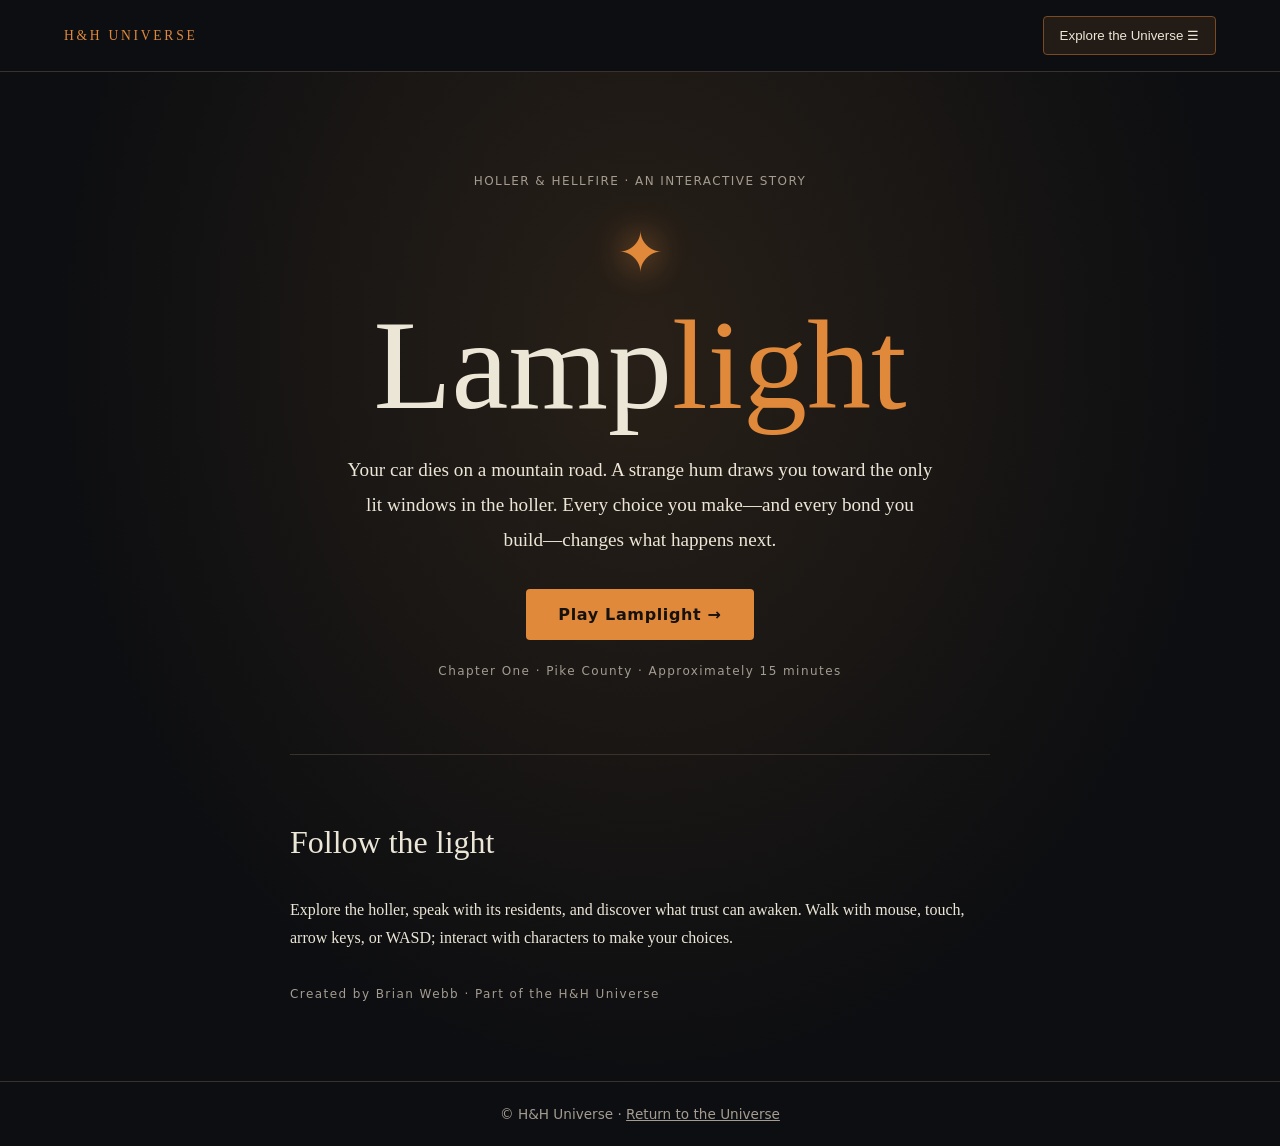
<file: index.html>
<!doctype html>
<html lang="en"><head><meta charset="utf-8"><meta name="viewport" content="width=device-width,initial-scale=1"><meta name="description" content="Lamplight, an interactive storytelling experience set in the Holler & Hellfire Universe, created by Brian Webb."><title>Lamplight | H&H Universe</title><link rel="stylesheet" href="assets/css/site.css"></head>
<body><header class="top"><a class="brand" href="https://www.hollerandhellfire.net">H&amp;H UNIVERSE</a><button class="navtoggle" id="familyToggle" aria-expanded="false" aria-controls="familyNav">Explore the Universe ☰</button></header><nav id="familyNav" class="family" hidden aria-label="H&H Universe family navigation"></nav><main><section class="hero"><p class="eyebrow">Holler &amp; Hellfire · An interactive story</p><div class="lamp" aria-hidden="true">✦</div><h1>Lamp<span>light</span></h1><p class="lead">Your car dies on a mountain road. A strange hum draws you toward the only lit windows in the holler. Every choice you make—and every bond you build—changes what happens next.</p><a class="play" href="game.html">Play Lamplight <span aria-hidden="true">→</span></a><p class="note">Chapter One · Pike County · Approximately 15 minutes</p></section><section class="details"><h2>Follow the light</h2><p>Explore the holler, speak with its residents, and discover what trust can awaken. Walk with mouse, touch, arrow keys, or WASD; interact with characters to make your choices.</p><p class="credit">Created by Brian Webb · Part of the H&amp;H Universe</p></section></main><footer>© H&amp;H Universe · <a href="https://www.hollerandhellfire.net">Return to the Universe</a></footer><script src="assets/js/family-nav.js" defer></script></body></html>
</file>
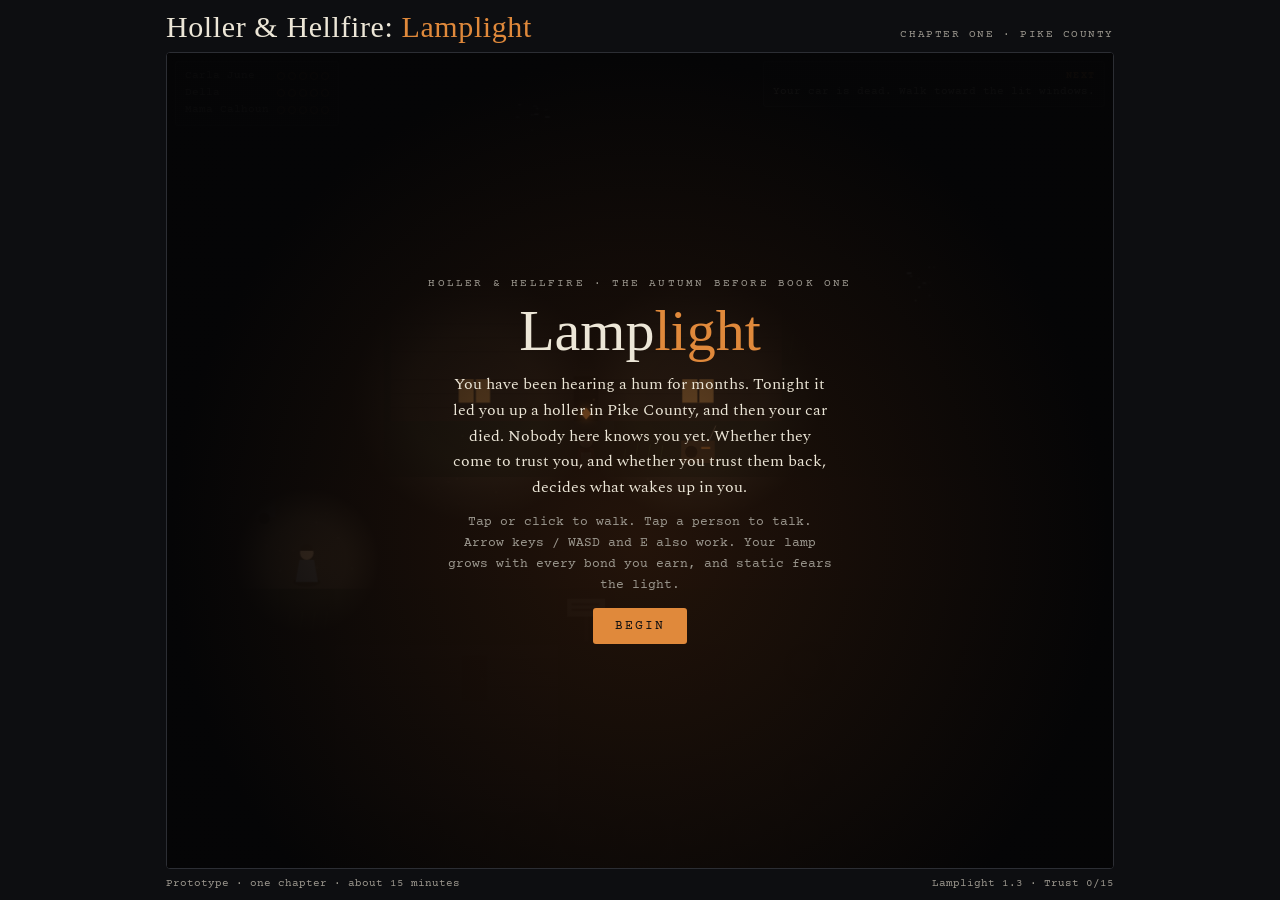
<file: game.html>
<!doctype html><html><head><meta charset=utf8><meta name=viewport content="width=device-width,initial-scale=1,viewport-fit=cover"><style>:root{color-scheme:light;box-sizing:border-box;padding-top:env(safe-area-inset-top,0px);padding-bottom:env(safe-area-inset-bottom,0px)}html{scroll-padding-top:env(safe-area-inset-top,0px)}body{margin:0;padding:0;font:14px -apple-system,BlinkMacSystemFont,sans-serif;background:#fff;color:#000}img{max-width:100%}[hidden]:not([hidden=until-found i]){display:none!important}</style></head><body>
<title>H&amp;H: Lamplight</title>
<meta name="claude:viewport-fit-sides" content="cover">
<link rel="preconnect" href="https://fonts.googleapis.com">
<link rel="stylesheet" href="https://fonts.googleapis.com/css2?family=IM+Fell+English+SC&family=Spectral:ital,wght@0,400;0,600;1,400&family=Courier+Prime:wght@400;700&display=swap">
<style>
/* Layout: one-screen game. Full-bleed night canvas, HUD floats top, story panel rises from the bottom like a lamp-lit page. */
:root{
  --ink:#0d0e11; --panel:#15161a; --line:#2c2e34; --bone:#ece6d7; --ash:#9b978e;
  --ember:#e0893b; --ember-dim:#7a4a22; --static:#b8c1cd;
  --display:'IM Fell English SC', Georgia, 'Times New Roman', serif;
  --body:'Spectral', Georgia, 'Times New Roman', serif;
  --mono:'Courier Prime', 'Courier New', monospace;
  color-scheme:dark;
}
html,body{height:100%}
body{background:var(--ink);color:var(--bone);font-family:var(--body);overflow:hidden}
.app{height:100%;box-sizing:border-box;display:flex;flex-direction:column;gap:8px;max-width:980px;margin:0 auto;
  padding-left:max(16px,env(safe-area-inset-left,0px));padding-right:max(16px,env(safe-area-inset-right,0px));padding-block:10px}
.top{display:flex;align-items:baseline;justify-content:space-between;gap:12px;flex-wrap:wrap}
.top h1{font-family:var(--display);font-weight:400;font-size:clamp(20px,4.6vw,30px);margin:0;letter-spacing:.02em;text-wrap:balance}
.top h1 span{color:var(--ember)}
.top .ch{font-family:var(--mono);font-size:11px;letter-spacing:.14em;text-transform:uppercase;color:var(--ash)}
.stage{position:relative;flex:1;min-height:300px;border:1px solid var(--line);border-radius:4px;overflow:hidden;background:#050506}
canvas{display:block;width:100%;height:100%;touch-action:none;cursor:pointer}
.hud{position:absolute;top:8px;left:8px;right:8px;display:flex;justify-content:space-between;align-items:flex-start;gap:8px;pointer-events:none;font-family:var(--mono);font-size:11px;line-height:1.35}
.card{background:rgba(13,14,17,.82);border:1px solid var(--line);border-radius:3px;padding:7px 9px;min-width:0}
.bonds{display:grid;grid-template-columns:auto auto;column-gap:8px;row-gap:2px;align-items:center}
.bonds .nm{color:var(--ash);white-space:nowrap}
.pips{display:flex;gap:3px}
.pip{width:8px;height:8px;border-radius:50%;border:1px solid var(--ember-dim);box-sizing:border-box}
.pip.on{background:var(--ember);border-color:var(--ember);box-shadow:0 0 6px var(--ember)}
.goal{max-width:46%;text-align:right;color:var(--bone)}
.goal b{display:block;color:var(--ember);font-weight:700;letter-spacing:.12em;text-transform:uppercase;font-size:10px;margin-bottom:2px}
.toast{position:absolute;left:50%;top:76px;transform:translateX(-50%);max-width:min(88%,420px);text-align:center;font-family:var(--body);font-style:italic;font-size:14px;color:var(--bone);background:rgba(13,14,17,.88);border:1px solid var(--line);border-radius:3px;padding:6px 12px;pointer-events:none;transition:opacity .4s}
.toast.static{color:var(--static);border-color:#3a4049}
.dialog{position:absolute;left:8px;right:8px;bottom:8px;max-height:72%;overflow:auto;background:rgba(15,16,19,.96);border:1px solid var(--line);border-top:2px solid var(--ember-dim);border-radius:4px;padding:14px 16px 12px}
.dialog .who{font-family:var(--display);font-size:19px;color:var(--ember);margin:0 0 6px}
.dialog .txt{font-size:16px;line-height:1.55;margin:0 0 12px;max-width:62ch}
.dialog .txt em{color:var(--ash)}
.choices{display:flex;flex-direction:column;gap:6px}
.choices button{font:inherit;font-size:15px;text-align:left;color:var(--bone);background:#1c1d22;border:1px solid var(--line);border-radius:3px;padding:9px 12px;cursor:pointer;line-height:1.4}
.choices button:hover,.choices button:focus-visible{border-color:var(--ember);outline:none;background:#221e1a}
.choices button .k{font-family:var(--mono);color:var(--ember);margin-right:8px;font-size:12px}
.over{position:absolute;inset:0;display:flex;align-items:center;justify-content:center;background:radial-gradient(ellipse at 50% 60%,rgba(60,32,12,.55),rgba(5,5,6,.97) 70%);padding:20px;box-sizing:border-box;overflow:auto}
.over .in{max-width:520px;text-align:center;display:flex;flex-direction:column;gap:12px;align-items:center}
.over .eyebrow{font-family:var(--mono);font-size:11px;letter-spacing:.2em;text-transform:uppercase;color:var(--ash)}
.over h2{font-family:var(--display);font-weight:400;font-size:clamp(34px,9vw,58px);margin:0;line-height:1;text-wrap:balance}
.over h2 span{color:var(--ember)}
.over p{margin:0;font-size:16px;line-height:1.6;color:var(--bone);max-width:48ch}
.over p.small{font-size:13px;color:var(--ash);font-family:var(--mono)}
.btn{font-family:var(--mono);font-size:13px;letter-spacing:.14em;text-transform:uppercase;color:var(--ink);background:var(--ember);border:0;border-radius:3px;padding:11px 22px;cursor:pointer}
.btn:focus-visible{outline:2px solid var(--bone);outline-offset:3px}
.summary{display:grid;grid-template-columns:auto auto;gap:4px 14px;font-family:var(--mono);font-size:12px;text-align:left}
.foot{font-family:var(--mono);font-size:11px;color:var(--ash);display:flex;justify-content:space-between;gap:10px;flex-wrap:wrap}
@media (prefers-reduced-motion:reduce){.toast{transition:none}}
</style>

<div class="app">
  <div class="top">
    <h1>Holler &amp; Hellfire: <span>Lamplight</span></h1>
    <div class="ch">Chapter One · Pike County</div>
  </div>
  <div class="stage" id="stage">
    <canvas id="cv" aria-label="Game map of the holler at night"></canvas>
    <div class="hud">
      <div class="card"><div class="bonds" id="bonds"></div></div>
      <div class="card goal"><b>Next</b><span id="goal"></span></div>
    </div>
    <div class="toast" id="toast" style="opacity:0"></div>
    <div class="dialog" id="dialog" hidden>
      <p class="who" id="who"></p>
      <p class="txt" id="txt"></p>
      <div class="choices" id="choices"></div>
    </div>
    <div class="over" id="title">
      <div class="in">
        <div class="eyebrow">Holler &amp; Hellfire · The autumn before Book One</div>
        <h2>Lamp<span>light</span></h2>
        <p>You have been hearing a hum for months. Tonight it led you up a holler in Pike County, and then your car died. Nobody here knows you yet. Whether they come to trust you, and whether you trust them back, decides what wakes up in you.</p>
        <p class="small">Tap or click to walk. Tap a person to talk. Arrow keys / WASD and E also work. Your lamp grows with every bond you earn, and static fears the light.</p>
        <button class="btn" id="startBtn">Begin</button>
      </div>
    </div>
    <div class="over" id="ending" hidden>
      <div class="in">
        <div class="eyebrow" id="endEyebrow"></div>
        <h2 id="endTitle"></h2>
        <p id="endBody"></p>
        <div class="summary" id="endSummary"></div>
        <button class="btn" id="againBtn">Walk it again</button>
      </div>
    </div>
  </div>
  <div class="foot"><span>Prototype · one chapter · about 15 minutes</span><span id="lightLbl"></span></div>
</div>

<script>
(()=>{
/*MAP-START*/
const W=32,H=22;
function hash(x,y,s){let h=(x*374761393+y*668265263+s*982451653)|0;h=Math.imul(h^(h>>>13),1274126177);h=h^(h>>>16);return ((h>>>0)%10000)/10000;}
const grid=[];for(let y=0;y<H;y++){const r=[];for(let x=0;x<W;x++)r.push(hash(x,y,7)<0.2?',':'.');grid.push(r);}
const set=(x,y,c)=>{if(x>=0&&y>=0&&x<W&&y<H)grid[y][x]=c;};
const rect=(x,y,w,h,c)=>{for(let j=0;j<h;j++)for(let i=0;i<w;i++)set(x+i,y+j,c);};
const clearZ=new Set();const keep=(x,y,w,h)=>{for(let j=-1;j<=h;j++)for(let i=-1;i<=w;i++)clearZ.add((x+i)+','+(y+j));};
keep(1,15,30,2);keep(4,10,7,5);keep(2,3,2,12);keep(1,1,3,3);keep(10,1,5,6);keep(4,6,9,1);
keep(18,1,8,6);keep(26,2,1,10);keep(22,6,1,9);keep(23,7,3,1);keep(17,17,13,4);keep(2,17,6,4);
keep(17,10,1,1);keep(24,12,1,1);keep(13,8,1,1);keep(17,9,1,6);keep(13,7,1,1);
for(let y=0;y<H;y++)for(let x=0;x<W;x++){const k=x+','+y;if(clearZ.has(k))continue;const d=x>=28?0.55:0.2;if(hash(x,y,3)<d)set(x,y,'T');}
for(let x=0;x<W;x++){set(x,0,'T');set(x,H-1,'T');}for(let y=0;y<H;y++){set(0,y,'T');set(W-1,y,'T');}
rect(1,15,30,2,'=');
for(let y=0;y<H;y++)set(16,y,'~');set(16,15,'b');set(16,16,'b');
rect(4,10,7,4,'H');set(5,13,'W');set(9,13,'W');set(7,13,'D');
rect(3,3,1,12,':');set(2,3,':');
rect(1,1,3,2,'S');set(2,2,'s');
rect(10,1,5,2,'R');set(12,2,'M');rect(4,6,9,1,':');rect(12,3,1,3,':');
rect(19,2,6,4,'H');set(21,5,'W');set(22,5,'D');rect(27,2,1,10,'f');rect(22,6,1,9,':');rect(23,7,3,1,':');
rect(23,18,7,3,'H');set(25,18,'W');set(27,18,'D');rect(18,18,4,3,'g');
rect(3,18,4,3,'C');set(5,18,'D');
const BLOCK=new Set(['T','~','H','W','D','f','R','M','S','s','C']);
const ENTS=[
 {id:'carla',x:7,y:14,npc:true,name:'Carla June Maynard'},
 {id:'della',x:26,y:7,npc:true,name:'Della Combs'},
 {id:'mama',x:20,y:17,npc:true,name:'Mama Calhoun'},
 {id:'radio',x:9,y:14},{id:'car',x:1,y:15},{id:'sign',x:7,y:17},
 {id:'mine',x:12,y:2,tile:true},{id:'spring',x:2,y:2,tile:true},
 {id:'yarrow',x:17,y:10,herb:true,label:'Yarrow',col:'#ebe6d8'},
 {id:'mullein',x:24,y:12,herb:true,label:'Mullein',col:'#8a9a72'},
 {id:'rabbit',x:13,y:8,herb:true,label:'Rabbit tobacco',col:'#c3c6b8'}
];
const START={x:2,y:16};
/*MAP-END*/

const cv=document.getElementById('cv'),ctx=cv.getContext('2d');
const stageEl=document.getElementById('stage');
const dark=document.createElement('canvas'),dctx=dark.getContext('2d');
let dpr=1,vw=300,vh=300,ts=40;
function resize(){const r=stageEl.getBoundingClientRect();dpr=Math.min(window.devicePixelRatio||1,2);vw=r.width;vh=r.height;
  cv.width=Math.round(vw*dpr);cv.height=Math.round(vh*dpr);dark.width=cv.width;dark.height=cv.height;
  ts=Math.max(30,Math.min(56,Math.round(vw/11)));}
new ResizeObserver(resize).observe(stageEl);resize();

// ---------- state ----------
const NAMES={carla:'Carla June',della:'Della',mama:'Mama Calhoun'};
let S;
function fresh(){return{stage:0,bonds:{carla:0,della:0,mama:0},lamp:false,herbs:{},flags:{},px:START.x,py:START.y,started:false,ended:false};}
S=fresh();
const P={x:S.px,y:S.py,ax:S.px,ay:S.py,fx:S.px,fy:S.py,t:1,path:[],pending:null,face:1};
let dim=0,dimT=0,radioT=0,hitCD=0,dialogOpen=false,time=0;
let wisps=[];
const WISP_HOMES=[[6,8],[13,11],[20,10],[25,14],[29,6],[9,4],[5,7],[11,5],[2,9],[8,2],[13,4]];
function spawnWisps(){const n=S.stage>=5?11:S.stage>=2?5:2;wisps=[];for(let i=0;i<n;i++){const h=WISP_HOMES[i];wisps.push({x:h[0]+.5,y:h[1]+.5,hx:h[0]+.5,hy:h[1]+.5,ph:Math.random()*6,lunge:0,lcd:2+Math.random()*3,dx:0,dy:0});}}
spawnWisps();

const totalBond=()=>S.bonds.carla+S.bonds.della+S.bonds.mama;
function lightR(){let L=S.lamp?2.4:1.3;L+=totalBond()*0.32;if(radioT>0)L+=1;L-=dim;return Math.max(.9,L);}
const FIXED=[{x:5.5,y:13.6,r:2.2},{x:9.5,y:13.6,r:2.2},{x:21.5,y:5.6,r:1.7},{x:25.5,y:18.4,r:2.1}];

const entAt=(x,y)=>ENTS.find(e=>e.x===x&&e.y===y&&!e.herb);
const walk=(x,y)=>x>=0&&y>=0&&x<W&&y<H&&!BLOCK.has(grid[y][x])&&!entAt(x,y);
function bfs(sx,sy,tx,ty){if(sx===tx&&sy===ty)return[];const prev=new Map();const q=[[sx,sy]];prev.set(sx+','+sy,null);
  while(q.length){const[x,y]=q.shift();for(const[dx,dy]of[[1,0],[-1,0],[0,1],[0,-1]]){const nx=x+dx,ny=y+dy,k=nx+','+ny;if(prev.has(k)||!walk(nx,ny))continue;prev.set(k,[x,y]);
    if(nx===tx&&ny===ty){const out=[];let c=[nx,ny];while(c&&!(c[0]===sx&&c[1]===sy)){out.unshift(c);c=prev.get(c[0]+','+c[1]);}return out;}q.push([nx,ny]);}}return null;}
const adjacent=(e)=>Math.abs(e.x-P.x)+Math.abs(e.y-P.y)===1;

// ---------- HUD ----------
const bondsEl=document.getElementById('bonds'),goalEl=document.getElementById('goal'),lightLbl=document.getElementById('lightLbl');
function hud(){bondsEl.innerHTML='';for(const k of['carla','della','mama']){const n=document.createElement('span');n.className='nm';n.textContent=NAMES[k];const p=document.createElement('span');p.className='pips';
  for(let i=0;i<5;i++){const d=document.createElement('i');d.className='pip'+(i<S.bonds[k]?' on':'');p.appendChild(d);}bondsEl.append(n,p);}
  const h=Object.keys(S.herbs).length;
  const g=[ 'Your car is dead. Walk toward the lit windows.', '', 'Carry the lamp east over the creek bridge. Find Della Combs at her east fence.',
    h<3?`Find three plants in your lamplight: yarrow, mullein, rabbit tobacco (${h}/3).`:'Bring the plants back to Della.',
    'Find Mama Calhoun in her garden, south side of the road.','Walk the north hollow, behind Carla June’s, to the springhouse door.',''][S.stage]||'';
  goalEl.textContent=g;lightLbl.textContent='Lamplight '+lightR().toFixed(1)+' · Trust '+totalBond()+'/15';}
let toastT=0;const toastEl=document.getElementById('toast');
function toast(msg,cls){toastEl.textContent=msg;toastEl.className='toast'+(cls?' '+cls:'');toastEl.style.opacity=1;toastT=3.2;}

// ---------- story ----------
const D={
 intro:{who:'The Hairpin',text:'Your headlights die on the last hairpin above the holler, all at once, right as the hum in your head swells loud enough to drown out the engine. Below you, one set of windows is still lit.',ch:[{t:'Walk toward the light.'}]},
 car:{who:'Your Car',text:'Dead on the shoulder. Every light on the dash went out at once when the hum got loud. You won’t get it started tonight.',ch:[{t:'Leave it.'}]},
 sign:{who:'Church Sign',text:'A little white church with a hand-painted sign out front: COME AS YOU ARE. SUPPER WEDNESDAY.',ch:[{t:'Walk on.'}]},
 mine:{who:'The Old Mine',text:'Cold air breathes out of the mine mouth. Somewhere deep under the mountain, something enormous turns over in its sleep, slow as a season changing. You get the feeling it has been dreaming for a very long time, and that it is starting to wake.',ch:[{t:'Step back from the dark.'}]},
 radio:{who:'The Radio',text:'Static, then a DJ out of Pikeville: “That was a local girl, folks. Raelee Calhoun, out of this very county. Calls herself Dixie Deadshot. You’ll be hearing more from her.” A guitar cuts in, and for a few bars the hum in your head goes quiet. Your lamp burns brighter while the song plays in your head.',ch:[{t:'Listen a while.'}]},
 c1:{who:'Carla June Maynard',text:'A woman in a flour-dusted apron holds the screen door open with one hip. “You’re the one whose headlights died on the hairpin. I watched them go out from the window. Come up on the porch before you catch your death.”',
   ch:[{t:'“Thank you. I don’t know a soul up here.”',b:{carla:1},go:'c2'},{t:'“I’m fine. Is there a phone?”',go:'c2b'},{t:'“How did you know it was me?”',b:{carla:1},go:'c2c'}]},
 c2b:{who:'Carla June Maynard',text:'“Phone line’s been down since the storm.” She tips her head toward the kitchen. “Coffee isn’t. Sit a minute.”',ch:[{t:'Sit down.',go:'c2'}]},
 c2c:{who:'Carla June Maynard',text:'“Same way I know the coffee’s done.” She pours you a cup without asking. “Twenty-six years behind this counter, you learn to hear a thing before it gets here.”',ch:[{t:'Take the cup.',go:'c2'}]},
 c2:{who:'Carla June Maynard',text:'“One rule in this house. Everybody who comes in gets treated like somebody who deserves to be warm.” She leans on the counter. “So. What brought you up this holler at midnight? Nobody ends up here by accident.”',
   ch:[{t:'“I’ve been hearing a hum for months. It got louder the closer I drove.”',b:{carla:2},go:'c3t'},{t:'“Just passing through.”',go:'c3l'},{t:'“I’d rather not say yet.”',b:{carla:1},go:'c3r'}]},
 c3t:{who:'Carla June Maynard',text:'She sets the pot down slow. “Then you didn’t come by accident.” She lifts a brass lamp off its hook and puts it in your hands. “Walk the road east, over the creek bridge. Find Della Combs at her east fence. Tell her about the hum. She’ll know what it is.”',act:'lamp',ch:[{t:'“I will. Thank you.”'}]},
 c3r:{who:'Carla June Maynard',text:'“That’s your right.” She doesn’t push. She just takes a brass lamp off its hook and folds your fingers around the handle. “When you’re ready to say, say it to Della Combs. She’s east, over the creek bridge.”',act:'lamp',ch:[{t:'Hold the lamp up.'}]},
 c3l:{who:'Carla June Maynard',text:'“Mm-hm.” She doesn’t believe you, and she doesn’t make you feel bad about it. “Passing through or not, the road’s dark tonight, and some of the dark out there isn’t empty.” She hands you a brass lamp. “Della Combs is east, over the bridge. She’ll want to look at you.”',act:'lamp',ch:[{t:'Take the lamp.'}]},
 c_r:{who:'Carla June Maynard',text:()=>S.stage>=5?'“North hollow’s mean at night. Walk it anyway. The path starts right beside my porch.”':S.stage>=4?'“You’ve got Mama Calhoun’s look on you now. Go on. She’s waiting.”':'“Keep that lamp up high and stay on the road where you can. Della’s east, over the creek bridge.”',ch:[{t:'Nod.'}]},
 d_pre:{who:'Della Combs',text:'A woman at the far fence watches you over a lantern of her own. “Carla June’s the front door around here. Go see her first.”',ch:[{t:'Head back west.'}]},
 d1:{who:'Della Combs',text:'Della doesn’t look up from the fence post she’s checking. “That’s Carla June’s lamp. So she sent you.”',
   ch:[{t:'“She did. She said you’d know what the hum is.”',b:{della:1},go:'d2'},{t:'“What’s the fence for? There’s nothing out there.”',go:'d2f'},{t:'“She said you’d want to look at me. So, look.”',b:{della:1},go:'d2'}]},
 d2f:{who:'Della Combs',text:'“Nothing you can see.” She tests the top rail with her whole weight. “I’ve held this east line by myself fifteen years. I’d like it to stay boring.”',ch:[{t:'“Then I’ll ask you about the hum instead.”',go:'d2'}]},
 d2:{who:'Della Combs',text:'“Hum’s not in your ears. It’s in your blood. Some folks are born tuned to it, and most of them never find out.” She points into the dark. “I need three plants tonight. Yarrow by the creek. Mullein in the old field. Rabbit tobacco up by the tree line, west of the water. You’ll only see them in your lamplight.”',
   ch:[{t:'“I’ll find them.”',b:{della:1},act:'gather'},{t:'“Why can’t you get them yourself?”',go:'d3w'}]},
 d3w:{who:'Della Combs',text:'“Because I’m not the one being tested.” For the first time she looks right at you. “If those plants show themselves to you, that tells me more than anything you could say. And watch for anything flickering in the dark like a bad radio station. That’s static. It feeds on doubt. Stay in your light.”',act:'gather',ch:[{t:'“Fair enough.”'}]},
 d_g:{who:'Della Combs',text:'“Yarrow by the creek. Mullein in the old field south of here. Rabbit tobacco up by the tree line, west of the water. Hold your lamp up and look.”',ch:[{t:'Keep looking.'}]},
 d4:{who:'Della Combs',text:'She turns each plant in her fingers and smells it. “Picked clean, roots left in the ground. Somebody raised you right, or you just listened.”',
   ch:[{t:'“I asked before I picked them. It felt silly.”',b:{della:2},go:'d5'},{t:'“They sort of lit up for me.”',b:{della:1},go:'d5'},{t:'“Is that what you wanted?”',go:'d5'}]},
 d5:{who:'Della Combs',text:'“They lit up because you believed they’d be there. That’s the whole of it, mostly.” She tucks the plants in her coat. “Cross back over the road to the south side. Mama Calhoun’s in her garden. Don’t let the hour fool you. She’s been waiting on you.”',act:'toMama',ch:[{t:'Go find her.'}]},
 d_r:{who:'Della Combs',text:'“Mama Calhoun first. Then the hollow. I’ll be right here holding my fence.”',ch:[{t:'Nod.'}]},
 m_pre:{who:'Mama Calhoun',text:'An old woman kneels in the garden, pulling late beans by feel. She doesn’t look up. “You’ll be back by here directly, honey. Go on and meet folks first.”',ch:[{t:'Walk on.'}]},
 m1:{who:'Mama Calhoun',text:'The old woman sits back on her heels and looks you over in the lamplight. “You look tired. Come in.”',
   ch:[{t:'“I am tired. I’ve been tired a long time.”',b:{mama:2},go:'m2'},{t:'“I’m all right, ma’am.”',go:'m2'},{t:'“Della said you were waiting on me. How?”',b:{mama:1},go:'m2q'}]},
 m2q:{who:'Mama Calhoun',text:'“Child, I’ve been holding a door in this holler a long, long time.” She brushes dirt off her palms. “You learn who’s coming by the way the door leans.”',ch:[{t:'Sit with her.',go:'m2'}]},
 m2:{who:'Mama Calhoun',text:'“There’s a springhouse up the north hollow. The path starts beside Carla June’s porch. At night the dark is thick up there, and it’ll try to talk you out of yourself. Walk up anyway. Put your hand on the door. If it knows you, it’ll open.”',
   ch:[{t:'“I trust you.”',b:{mama:2},go:'m3t'},{t:'“Will you come with me?”',b:{mama:1},go:'m3c'},{t:'“What if it doesn’t know me?”',go:'m3'}]},
 m3:{who:'Mama Calhoun',text:'“Then you come back down and eat supper, and we try again another night. Nobody gets thrown away here for not being ready.”',act:'toSpring',ch:[{t:'Start for the hollow.'}]},
 m3t:{who:'Mama Calhoun',text:'She looks at you a long time. “That’s a heavy thing to hand somebody you just met. I’ll carry it careful.” She pats your hand. “Go on, now.”',act:'toSpring',ch:[{t:'Start for the hollow.'}]},
 m3c:{who:'Mama Calhoun',text:'“My knees won’t do that hill anymore. But I’ll be holding my end the whole way. You won’t be walking it alone, even when it feels like it.”',act:'toSpring',ch:[{t:'Start for the hollow.'}]},
 m_r:{who:'Mama Calhoun',text:'“I’ve got my end. Go on up the north hollow, behind Carla June’s.”',ch:[{t:'Go.'}]},
 sp_pre:{who:'The Springhouse',text:'An old stone springhouse. The door is shut tight, and the dark up here feels like it is listening. Not yet.',ch:[{t:'Go back down.'}]},
 f1:{who:'The Springhouse',text:'The door is cold and wet with dew. Behind you, the static hisses all at once, a hundred bad stations telling you that you don’t belong here and never will.',
   ch:[{t:'Put your hand on the door and say your own name.',act:'end'},{t:'Call down the holler: “Mama Calhoun, are you there?”',go:'f_call',once:'call'},{t:'Turn around and run.',go:'f_run'}]},
 f_call:{who:'The Springhouse',text:'From far down the holler, so faint it might be the creek, you hear her: “I’m here, honey. I’ve got my end.”',b:{mama:1},ch:[{t:'Turn back to the door.',go:'f1'}]},
 f_run:{who:'The Springhouse',text:'You make it three steps. Then you think of the lamp in your hand, and Carla June’s coffee, and Della’s clean roots, and an old woman holding her end of something you can’t see.',ch:[{t:'Turn back to the door.',go:'f1'}]}
};
const dlg=document.getElementById('dialog'),whoEl=document.getElementById('who'),txtEl=document.getElementById('txt'),chEl=document.getElementById('choices');
function addBonds(b){if(!b)return;for(const k in b){const before=S.bonds[k];S.bonds[k]=Math.min(5,S.bonds[k]+b[k]);if(S.bonds[k]>before)toast(NAMES[k]+' trusts you a little more. Your lamp grows.');}hud();}
function act(a){if(a==='lamp'){S.lamp=true;S.stage=2;spawnWisps();}
  else if(a==='gather'){S.stage=3;}
  else if(a==='toMama'){S.stage=4;}
  else if(a==='toSpring'){S.stage=5;spawnWisps();}
  else if(a==='end'){closeDialog();ending();return;}hud();}
function openDialog(id){const n=D[id];dialogOpen=true;dlg.hidden=false;whoEl.textContent=n.who;txtEl.textContent=typeof n.text==='function'?n.text():n.text;
  if(n.b)addBonds(n.b);if(n.act&&n.act!=='end')act(n.act);
  chEl.innerHTML='';n.ch.filter(c=>!(c.once&&S.flags[c.once])).forEach((c,i)=>{const b=document.createElement('button');b.id='ch'+i;b.innerHTML='<span class="k">'+(i+1)+'</span>';b.appendChild(document.createTextNode(c.t));
    b.onclick=()=>choose(c);chEl.appendChild(b);});
  dlg.scrollTop=0;const f=chEl.querySelector('button');if(f)f.focus({preventScroll:true});}
function choose(c){if(c.once)S.flags[c.once]=true;addBonds(c.b);if(c.act==='end'){act('end');return;}if(c.act)act(c.act);if(c.go)openDialog(c.go);else closeDialog();}
function closeDialog(){dialogOpen=false;dlg.hidden=true;cv.focus&&cv.focus();}

function interact(e){P.face=e.x<P.x?-1:e.x>P.x?1:P.face;
  switch(e.id){
  case'carla':openDialog(S.stage===0?'c1':'c_r');break;
  case'della':openDialog(S.stage<2?'d_pre':S.stage===2?'d1':S.stage===3?(Object.keys(S.herbs).length>=3?'d4':'d_g'):'d_r');break;
  case'mama':openDialog(S.stage<4?'m_pre':S.stage===4?'m1':'m_r');break;
  case'spring':openDialog(S.stage<5?'sp_pre':'f1');break;
  case'radio':playRadio();radioT=40;openDialog('radio');break;
  default:openDialog(e.id);}}

// ---------- ending ----------
const GIFTS={
 carla:['The Warm Room','Wherever you stand, people feel safe enough to tell the truth. Like Carla June’s, your gift is a choice you will have to make again every morning.'],
 della:['The Reading','The ground talks to you now: roots, water, the sick places in the soil. Della will teach you to write down what it says.'],
 mama:['The Holding','You can hold a door. Not force it, not break it. Hold it, for as long as it takes, for the people on the other side.']};
function ending(){S.ended=true;const t=totalBond();const end=document.getElementById('ending');end.hidden=false;
  const eb=document.getElementById('endEyebrow'),ti=document.getElementById('endTitle'),bo=document.getElementById('endBody'),su=document.getElementById('endSummary');
  if(t>=7){let best='mama';for(const k of['della','carla'])if(S.bonds[k]>S.bonds[best])best=k;const g=GIFTS[best];
    eb.textContent='The door opens · Your gift wakes';ti.innerHTML=g[0].replace(/(\S+)$/,'<span>$1</span>');
    bo.textContent='You say your name, and the door swings in on its own. The hum in your blood stops being noise and turns into a voice you understand. You didn’t earn this by being strong. You earned it by letting three strangers matter to you, and by believing they meant what they said. '+g[1];}
  else{eb.textContent='The door stays shut';ti.innerHTML='Not <span>Tonight</span>';
    bo.textContent='The wood stays cold under your hand. Nothing is wrong with you. Trust takes the time it takes, and you kept most of yourself back tonight. Go on down the holler. Carla June has coffee on, and nobody here is giving up on you.';}
  su.innerHTML='';for(const k of['carla','della','mama']){const a=document.createElement('span');a.textContent=NAMES[k];const b=document.createElement('span');b.textContent='●'.repeat(S.bonds[k])+'○'.repeat(5-S.bonds[k]);b.style.color='var(--ember)';su.append(a,b);}
  const a=document.createElement('span');a.textContent='Total trust';const b=document.createElement('span');b.textContent=t+' / 15';su.append(a,b);
  document.getElementById('againBtn').focus();}
document.getElementById('againBtn').onclick=()=>{S=fresh();S.started=true;Object.assign(P,{x:S.px,y:S.py,ax:S.px,ay:S.py,fx:S.px,fy:S.py,t:1,path:[],pending:null});
  dim=0;radioT=0;spawnWisps();document.getElementById('ending').hidden=true;hud();openDialog('intro');};

// ---------- audio (radio) ----------
let AC=null;
function playRadio(){try{AC=AC||new (window.AudioContext||window.webkitAudioContext)();}catch(e){return;}
  const t0=AC.currentTime+.05,master=AC.createGain();master.gain.value=.22;master.connect(AC.destination);
  const nb=AC.createBuffer(1,AC.sampleRate*0.8,AC.sampleRate),nd=nb.getChannelData(0);for(let i=0;i<nd.length;i++)nd[i]=(Math.random()*2-1)*(1-i/nd.length);
  const ns=AC.createBufferSource();ns.buffer=nb;const ng=AC.createGain();ng.gain.value=.35;const nf=AC.createBiquadFilter();nf.type='bandpass';nf.frequency.value=2200;ns.connect(nf).connect(ng).connect(master);ns.start(t0);
  const scale=[220,261.63,293.66,329.63,392,440,523.25];const tune=[0,2,3,4,3,2,0,1,2,4,5,4,3,2,3,0,0,2,4,6,5,4,3,2,0];
  const lp=AC.createBiquadFilter();lp.type='lowpass';lp.frequency.value=2600;lp.connect(master);
  tune.forEach((n,i)=>{const t=t0+.8+i*.34;const o=AC.createOscillator(),g=AC.createGain();o.type='triangle';o.frequency.value=scale[n];g.gain.setValueAtTime(0,t);g.gain.linearRampToValueAtTime(.5,t+.01);g.gain.exponentialRampToValueAtTime(.001,t+.6);o.connect(g).connect(lp);o.start(t);o.stop(t+.65);
    if(i%4===0){const b=AC.createOscillator(),bg=AC.createGain();b.type='sine';b.frequency.value=110;bg.gain.setValueAtTime(.35,t);bg.gain.exponentialRampToValueAtTime(.001,t+1.2);b.connect(bg).connect(lp);b.start(t);b.stop(t+1.3);}});}

// ---------- input ----------
function goTo(tx,ty){if(dialogOpen||S.ended||!S.started)return;const e=entAt(tx,ty);
  if(e){if(adjacent(e)&&P.t>=1&&!P.path.length){interact(e);return;}let best=null;
    for(const[dx,dy]of[[0,1],[1,0],[-1,0],[0,-1]]){const nx=e.x+dx,ny=e.y+dy;if(!walk(nx,ny))continue;const p=bfs(P.x,P.y,nx,ny);if(p&&(!best||p.length<best.length))best=p;}
    if(best){P.path=best;P.pending=e;if(!best.length)interact(e);}return;}
  if(!walk(tx,ty))return;const p=bfs(P.x,P.y,tx,ty);if(p){P.path=p;P.pending=null;}}
cv.addEventListener('pointerdown',ev=>{const r=cv.getBoundingClientRect();const cam=camera();const wx=(ev.clientX-r.left+cam.x)/ts,wy=(ev.clientY-r.top+cam.y)/ts;goTo(Math.floor(wx),Math.floor(wy));});
window.addEventListener('keydown',ev=>{if(!S.started||S.ended)return;
  if(dialogOpen){const n=parseInt(ev.key,10);if(n>=1&&n<=9){const b=chEl.querySelectorAll('button')[n-1];if(b){b.click();ev.preventDefault();}}return;}
  const dirs={ArrowUp:[0,-1],w:[0,-1],W:[0,-1],ArrowDown:[0,1],s:[0,1],S:[0,1],ArrowLeft:[-1,0],a:[-1,0],A:[-1,0],ArrowRight:[1,0],d:[1,0],D:[1,0]};
  if(dirs[ev.key]){ev.preventDefault();if(P.t<1||P.path.length)return;const[dx,dy]=dirs[ev.key];if(dx)P.face=dx;const e=entAt(P.x+dx,P.y+dy);if(e){interact(e);return;}if(walk(P.x+dx,P.y+dy))P.path=[[P.x+dx,P.y+dy]];return;}
  if(ev.key==='e'||ev.key==='E'||ev.key===' '||ev.key==='Enter'){ev.preventDefault();const e=ENTS.find(e=>!e.herb&&adjacent(e));if(e)interact(e);}});

// ---------- update ----------
const DOUBT=['Static hisses: “Nobody up here knows you.”','Static hisses: “You’re making all of this up.”','Static hisses: “Turn around. Go home.”','Static hisses: “They’re only being polite.”'];
function update(dt){time+=dt;if(toastT>0){toastT-=dt;if(toastT<=0)toastEl.style.opacity=0;}
  if(radioT>0)radioT-=dt;if(dimT>0){dimT-=dt;if(dimT<=0)dim=0;}if(hitCD>0)hitCD-=dt;
  if(!S.started||S.ended)return;
  if(!dialogOpen){
    if(P.t<1){P.t=Math.min(1,P.t+dt/0.15);P.ax=P.fx+(P.x-P.fx)*P.t;P.ay=P.fy+(P.y-P.fy)*P.t;
      if(P.t>=1)arrive();}
    else if(P.path.length){const[nx,ny]=P.path.shift();if(!walk(nx,ny)){P.path=[];return;}P.fx=P.x;P.fy=P.y;if(nx!==P.x)P.face=nx>P.x?1:-1;P.x=nx;P.y=ny;P.t=0;}
  }
  const L=lightR(),px=P.ax+.5,py=P.ay+.5,sp=S.stage>=5?1.5:1.1;
  for(const w of wisps){w.ph+=dt;if(dialogOpen)continue;let dx=px-w.x,dy=py-w.y,d=Math.hypot(dx,dy)||.001;
    if(w.lunge>0){w.lunge-=dt;w.x+=w.dx*4.2*dt;w.y+=w.dy*4.2*dt;}
    else{w.lcd-=dt;let mx=0,my=0;
      if(d<L*0.62){mx=-dx/d*1.8;my=-dy/d*1.8;}
      else if(d<7.5){mx=dx/d*sp;my=dy/d*sp;}
      else{mx=(w.hx+Math.cos(w.ph*.5)*1.5-w.x)*.6;my=(w.hy+Math.sin(w.ph*.4)*1.5-w.y)*.6;}
      for(const f of FIXED){const fx=w.x-f.x,fy=w.y-f.y,fd=Math.hypot(fx,fy);if(fd<f.r+.4){mx+=fx/fd*2.2;my+=fy/fd*2.2;}}
      w.x+=mx*dt;w.y+=my*dt;
      if(d<L*0.62+0.9&&w.lcd<=0&&hitCD<=0){w.lunge=0.6;w.dx=dx/d;w.dy=dy/d;w.lcd=2.5+Math.random()*3;}}
    w.x=Math.max(.5,Math.min(W-.5,w.x));w.y=Math.max(.5,Math.min(H-.5,w.y));
    if(d<0.55&&hitCD<=0){hitCD=2.2;w.lunge=0;dim=1.2;dimT=3.5;toast(DOUBT[Math.floor(Math.random()*DOUBT.length)],'static');
      P.path=[];P.pending=null;const kx=Math.round(-w.dx||0),ky=Math.round(-w.dy||0);const cands=[[P.x+kx,P.y+ky],[P.x+(kx||1),P.y],[P.x,P.y+(ky||1)],[P.x-(kx||1),P.y],[P.x,P.y-(ky||1)]];
      if(P.t>=1)for(const c of cands){if((c[0]!==P.x||c[1]!==P.y)&&walk(c[0],c[1])){P.fx=P.x;P.fy=P.y;P.x=c[0];P.y=c[1];P.t=0;break;}}
      w.x-=dx/d*1.5;w.y-=dy/d*1.5;hud();}}
}
function arrive(){S.px=P.x;S.py=P.y;
  const h=ENTS.find(e=>e.herb&&e.x===P.x&&e.y===P.y);
  if(h&&S.stage===3&&!S.herbs[h.id]){S.herbs[h.id]=true;toast(h.label+'. You ask first, then pick it, roots left in the ground. ('+Object.keys(S.herbs).length+'/3)');hud();}
  if(!P.path.length&&P.pending){const e=P.pending;P.pending=null;if(adjacent(e))interact(e);}}

// ---------- draw ----------
function camera(){const mw=W*ts,mh=H*ts;let x=(P.ax+.5)*ts-vw/2,y=(P.ay+.5)*ts-vh/2;
  x=mw<=vw?(mw-vw)/2:Math.max(0,Math.min(mw-vw,x));y=mh<=vh?(mh-vh)/2:Math.max(0,Math.min(mh-vh,y));return{x,y};}
function grass(x,y,sx,sy){ctx.fillStyle=hash(x,y,11)<.5?'#18201a':'#1a231c';ctx.fillRect(sx,sy,ts+1,ts+1);}
function tile(c,x,y,sx,sy){const s=ts;
  switch(c){
  case'.':grass(x,y,sx,sy);if(hash(x,y,5)<.3){ctx.fillStyle='#223024';ctx.fillRect(sx+s*hash(x,y,6),sy+s*hash(x,y,8),2,3);}break;
  case',':ctx.fillStyle='#141b15';ctx.fillRect(sx,sy,s+1,s+1);ctx.strokeStyle='#25331f';ctx.lineWidth=1.2;ctx.beginPath();for(let i=0;i<4;i++){const bx=sx+s*(.15+.22*i),by=sy+s*(.75+.1*hash(x+i,y,9));ctx.moveTo(bx,by);ctx.lineTo(bx+s*.06,by-s*.35);}ctx.stroke();break;
  case'=':ctx.fillStyle='#332f29';ctx.fillRect(sx,sy,s+1,s+1);ctx.fillStyle='#423c34';for(let i=0;i<5;i++)ctx.fillRect(sx+s*hash(x,y,20+i),sy+s*hash(x,y,30+i),2,2);break;
  case':':grass(x,y,sx,sy);ctx.fillStyle='#2b261f';ctx.fillRect(sx+s*.12,sy,s*.76,s+1);break;
  case'~':ctx.fillStyle='#132029';ctx.fillRect(sx,sy,s+1,s+1);ctx.strokeStyle='rgba(150,175,190,.18)';ctx.lineWidth=1;ctx.beginPath();const o=((time*14+y*9)%s);ctx.moveTo(sx+s*.25,sy+o);ctx.lineTo(sx+s*.45,sy+o+s*.15);ctx.moveTo(sx+s*.6,sy+(o+s*.5)%s);ctx.lineTo(sx+s*.75,sy+(o+s*.5)%s+s*.12);ctx.stroke();break;
  case'b':ctx.fillStyle='#132029';ctx.fillRect(sx,sy,s+1,s+1);ctx.fillStyle='#3c2f21';ctx.fillRect(sx-1,sy,s+2,s+1);ctx.fillStyle='#281f16';for(let i=1;i<4;i++)ctx.fillRect(sx+s*i/4,sy,1.5,s);break;
  case'T':grass(x,y,sx,sy);ctx.fillStyle='#22180f';ctx.fillRect(sx+s*.44,sy+s*.6,s*.12,s*.35);ctx.fillStyle='#0e160f';ctx.beginPath();ctx.arc(sx+s*.5,sy+s*.42,s*.46,0,7);ctx.fill();ctx.fillStyle='#142116';ctx.beginPath();ctx.arc(sx+s*.42,sy+s*.36,s*.26,0,7);ctx.fill();break;
  case'H':case'W':case'D':case'C':{const base=c==='C'||(grid[y]&&grid[y][x-1]==='C')||(grid[y]&&grid[y][x+1]==='C')?'#3a3733':'#29231e';ctx.fillStyle=base;ctx.fillRect(sx,sy,s+1,s+1);ctx.fillStyle='rgba(0,0,0,.25)';for(let i=1;i<4;i++)ctx.fillRect(sx,sy+s*i/4,s+1,1);
    if(c==='W'){ctx.fillStyle='#e7a457';ctx.fillRect(sx+s*.22,sy+s*.25,s*.56,s*.42);ctx.fillStyle='#29231e';ctx.fillRect(sx+s*.49,sy+s*.25,2,s*.42);}
    if(c==='D'){ctx.fillStyle='#120e0a';ctx.fillRect(sx+s*.28,sy+s*.2,s*.44,s*.8);ctx.fillStyle='#8a6a3f';ctx.fillRect(sx+s*.62,sy+s*.6,2,2);}break;}
  case'f':grass(x,y,sx,sy);ctx.fillStyle='#4a3f33';ctx.fillRect(sx+s*.44,sy,s*.12,s);ctx.fillRect(sx+s*.3,sy+s*.3,s*.4,s*.08);break;
  case'g':ctx.fillStyle='#231b13';ctx.fillRect(sx,sy,s+1,s+1);ctx.fillStyle='#2f3e22';for(let i=0;i<3;i++)for(let j=0;j<2;j++)ctx.fillRect(sx+s*(.18+.3*i),sy+s*(.3+.4*j),3,4);break;
  case'R':case'M':ctx.fillStyle='#1e1f22';ctx.fillRect(sx,sy,s+1,s+1);ctx.fillStyle='#34353a';ctx.beginPath();ctx.arc(sx+s*.35,sy+s*.6,s*.32,0,7);ctx.arc(sx+s*.7,sy+s*.45,s*.28,0,7);ctx.fill();
    if(c==='M'){ctx.fillStyle='#000';ctx.beginPath();ctx.moveTo(sx+s*.15,sy+s);ctx.lineTo(sx+s*.15,sy+s*.45);ctx.quadraticCurveTo(sx+s*.5,sy+s*.05,sx+s*.85,sy+s*.45);ctx.lineTo(sx+s*.85,sy+s);ctx.fill();ctx.fillStyle='#4a3a26';ctx.fillRect(sx+s*.1,sy+s*.4,s*.08,s*.6);ctx.fillRect(sx+s*.82,sy+s*.4,s*.08,s*.6);}break;
  case'S':case's':ctx.fillStyle='#3a3b3f';ctx.fillRect(sx,sy,s+1,s+1);ctx.strokeStyle='#2a2b2e';ctx.lineWidth=1;ctx.strokeRect(sx+.5,sy+.5,s/2,s/2);ctx.strokeRect(sx+s/2+.5,sy+s/2+.5,s/2-1,s/2-1);
    if(c==='s'){ctx.fillStyle='#1d1a16';ctx.fillRect(sx+s*.2,sy+s*.15,s*.6,s*.85);ctx.fillStyle='#2c261f';for(let i=1;i<3;i++)ctx.fillRect(sx+s*(.2+.2*i),sy+s*.15,1.5,s*.85);}break;
  default:grass(x,y,sx,sy);}}
function person(cx,cy,o){const s=ts;ctx.fillStyle='rgba(0,0,0,.35)';ctx.beginPath();ctx.ellipse(cx,cy+s*.38,s*.24,s*.08,0,0,7);ctx.fill();
  ctx.fillStyle=o.body;ctx.beginPath();ctx.moveTo(cx-s*.2,cy+s*.38);ctx.lineTo(cx-s*.13,cy-s*.02);ctx.lineTo(cx+s*.13,cy-s*.02);ctx.lineTo(cx+s*.2,cy+s*.38);ctx.fill();
  if(o.apron){ctx.fillStyle=o.apron;ctx.fillRect(cx-s*.09,cy+s*.06,s*.18,s*.26);}
  if(o.shawl){ctx.fillStyle=o.shawl;ctx.beginPath();ctx.moveTo(cx-s*.2,cy+s*.1);ctx.lineTo(cx,cy-s*.04);ctx.lineTo(cx+s*.2,cy+s*.1);ctx.lineTo(cx,cy+s*.2);ctx.fill();}
  ctx.fillStyle=o.skin||'#c9a88a';ctx.beginPath();ctx.arc(cx,cy-s*.14,s*.12,0,7);ctx.fill();
  ctx.fillStyle=o.hair;ctx.beginPath();ctx.arc(cx,cy-s*.18,s*.12,Math.PI,0);ctx.fill();
  if(o.hat){ctx.fillStyle=o.hat;ctx.fillRect(cx-s*.2,cy-s*.22,s*.4,s*.04);ctx.fillRect(cx-s*.1,cy-s*.32,s*.2,s*.1);}}
const LOOK={carla:{body:'#6e3528',apron:'#d9d0bd',hair:'#3a2a1e'},della:{body:'#44523a',hair:'#5a3f28',hat:'#2a2219'},mama:{body:'#3d3445',shawl:'#6b587a',hair:'#dcd8cf',skin:'#c7a68c'}};
function obj(e,sx,sy){const s=ts;
  if(e.id==='radio'){ctx.fillStyle='#4a3826';ctx.fillRect(sx+s*.2,sy+s*.35,s*.6,s*.4);ctx.fillStyle='#1a140e';ctx.beginPath();ctx.arc(sx+s*.38,sy+s*.55,s*.11,0,7);ctx.fill();ctx.fillStyle='#e0893b';ctx.fillRect(sx+s*.56,sy+s*.46,s*.16,s*.04);ctx.strokeStyle='#8a7a66';ctx.beginPath();ctx.moveTo(sx+s*.7,sy+s*.35);ctx.lineTo(sx+s*.82,sy+s*.08);ctx.stroke();}
  if(e.id==='car'){ctx.fillStyle='#363c44';ctx.fillRect(sx+s*.06,sy+s*.3,s*.88,s*.42);ctx.fillStyle='#262b31';ctx.fillRect(sx+s*.2,sy+s*.14,s*.56,s*.2);ctx.fillStyle='#111';ctx.beginPath();ctx.arc(sx+s*.26,sy+s*.74,s*.1,0,7);ctx.arc(sx+s*.74,sy+s*.74,s*.1,0,7);ctx.fill();}
  if(e.id==='sign'){ctx.fillStyle='#4a3f33';ctx.fillRect(sx+s*.46,sy+s*.45,s*.08,s*.5);ctx.fillStyle='#d8d2c3';ctx.fillRect(sx+s*.16,sy+s*.18,s*.68,s*.32);ctx.fillStyle='#3a3530';ctx.fillRect(sx+s*.24,sy+s*.26,s*.5,2);ctx.fillRect(sx+s*.24,sy+s*.36,s*.4,2);}}
function herb(e,sx,sy){const s=ts,cx=sx+s/2,cy=sy+s*.62;ctx.strokeStyle='#4b5e38';ctx.lineWidth=1.5;ctx.beginPath();ctx.moveTo(cx,cy+s*.25);ctx.lineTo(cx,cy-s*.1);ctx.stroke();
  ctx.fillStyle=e.col;if(e.id==='yarrow'){for(let i=0;i<5;i++){ctx.beginPath();ctx.arc(cx-s*.12+i*s*.06,cy-s*.14-Math.sin(i)*s*.03,s*.045,0,7);ctx.fill();}}
  else if(e.id==='mullein'){ctx.beginPath();ctx.ellipse(cx-s*.12,cy+s*.1,s*.14,s*.07,-.5,0,7);ctx.ellipse(cx+s*.12,cy+s*.1,s*.14,s*.07,.5,0,7);ctx.fill();ctx.fillStyle='#d8c35a';ctx.fillRect(cx-2,cy-s*.25,4,s*.18);}
  else{ctx.beginPath();for(let i=0;i<4;i++)ctx.ellipse(cx+(i%2?1:-1)*s*.08,cy-s*.05+i*s*.06,s*.09,s*.03,(i%2?.6:-.6),0,7);ctx.fill();}}
function draw(){ctx.setTransform(dpr,0,0,dpr,0,0);ctx.fillStyle='#050506';ctx.fillRect(0,0,vw,vh);
  const cam=camera();const x0=Math.max(0,Math.floor(cam.x/ts)),y0=Math.max(0,Math.floor(cam.y/ts)),x1=Math.min(W-1,Math.ceil((cam.x+vw)/ts)),y1=Math.min(H-1,Math.ceil((cam.y+vh)/ts));
  for(let y=y0;y<=y1;y++)for(let x=x0;x<=x1;x++)tile(grid[y][x],x,y,Math.floor(x*ts-cam.x),Math.floor(y*ts-cam.y));
  const L=lightR(),px=P.ax+.5,py=P.ay+.5;
  for(const e of ENTS){const sx=e.x*ts-cam.x,sy=e.y*ts-cam.y;if(sx<-ts||sy<-ts||sx>vw||sy>vh)continue;
    if(e.herb){if(S.stage===3&&!S.herbs[e.id]&&Math.hypot(e.x+.5-px,e.y+.5-py)<L)herb(e,sx,sy);}
    else if(e.npc)person(sx+ts/2,sy+ts/2,LOOK[e.id]);else if(!e.tile)obj(e,sx,sy);}
  const psx=P.ax*ts-cam.x+ts/2,psy=P.ay*ts-cam.y+ts/2;const bob=P.t<1?Math.sin(P.t*Math.PI)*2:0;
  person(psx,psy-bob,{body:'#4d5866',hair:'#2d2620'});
  if(S.lamp){const lx=psx+P.face*ts*.22,ly=psy+ts*.05-bob;ctx.fillStyle='#6b5232';ctx.fillRect(lx-ts*.05,ly-ts*.06,ts*.1,ts*.14);ctx.fillStyle='#ffc070';ctx.beginPath();ctx.arc(lx,ly+ts*.01,ts*.04,0,7);ctx.fill();}
  // darkness
  dctx.setTransform(dpr,0,0,dpr,0,0);dctx.globalCompositeOperation='source-over';dctx.clearRect(0,0,vw,vh);dctx.fillStyle='rgba(3,3,6,0.94)';dctx.fillRect(0,0,vw,vh);
  dctx.globalCompositeOperation='destination-out';
  const hole=(x,y,r,a)=>{const g=dctx.createRadialGradient(x,y,0,x,y,r);g.addColorStop(0,'rgba(0,0,0,'+a+')');g.addColorStop(.55,'rgba(0,0,0,'+a*.85+')');g.addColorStop(1,'rgba(0,0,0,0)');dctx.fillStyle=g;dctx.beginPath();dctx.arc(x,y,r,0,7);dctx.fill();};
  const flick=1+Math.sin(time*9)*.015+Math.sin(time*23)*.01;hole(psx,psy,L*ts*flick,1);
  for(const f of FIXED)hole(f.x*ts-cam.x,f.y*ts-cam.y,f.r*ts,.85);
  ctx.setTransform(1,0,0,1,0,0);ctx.drawImage(dark,0,0);ctx.setTransform(dpr,0,0,dpr,0,0);
  // warm lamp tint
  const wg=ctx.createRadialGradient(psx,psy,0,psx,psy,L*ts);wg.addColorStop(0,'rgba(224,137,59,.14)');wg.addColorStop(1,'rgba(224,137,59,0)');ctx.fillStyle=wg;ctx.beginPath();ctx.arc(psx,psy,L*ts,0,7);ctx.fill();
  // quest markers
  const mark={carla:S.stage===0,della:S.stage===2||(S.stage===3&&Object.keys(S.herbs).length>=3),mama:S.stage===4,spring:S.stage===5};
  for(const e of ENTS){if(!mark[e.id])continue;const mx=(e.x+.5)*ts-cam.x,my=e.y*ts-cam.y-ts*.12+Math.sin(time*3)*3;ctx.fillStyle='#e0893b';ctx.shadowColor='#e0893b';ctx.shadowBlur=10;ctx.beginPath();ctx.moveTo(mx,my-6);ctx.lineTo(mx+5,my);ctx.lineTo(mx,my+6);ctx.lineTo(mx-5,my);ctx.fill();ctx.shadowBlur=0;}
  if(S.stage===3)for(const e of ENTS){if(!e.herb||S.herbs[e.id])continue;if(Math.hypot(e.x+.5-px,e.y+.5-py)<L){const hx=(e.x+.5)*ts-cam.x,hy=(e.y+.3)*ts-cam.y;ctx.fillStyle='rgba(255,230,190,'+(.5+.5*Math.sin(time*5+e.x))+')';ctx.fillRect(hx-1,hy-6,2,4);ctx.fillRect(hx-3,hy-5,6,2);}}
  // static wisps
  for(const w of wisps){const wx=w.x*ts-cam.x,wy=w.y*ts-cam.y;if(wx<-ts||wy<-ts||wx>vw+ts||wy>vh+ts)continue;const n=w.lunge>0?18:11,a=w.lunge>0?.85:.5;
    for(let i=0;i<n;i++){const r=Math.random()*ts*.38,an=Math.random()*7;ctx.fillStyle='rgba(184,193,205,'+(a*Math.random())+')';ctx.fillRect(wx+Math.cos(an)*r,wy+Math.sin(an)*r,Math.random()*4+1,1.5);}}
  if(dim>0){ctx.fillStyle='rgba(120,130,145,'+(.08*Math.random())+')';ctx.fillRect(0,0,vw,vh);}}

let last=performance.now();
function loop(now){const dt=Math.min(.05,(now-last)/1000);last=now;update(dt);draw();requestAnimationFrame(loop);}

// ---------- boot ----------
function start(data){if(data&&data.S){S=data.S;Object.assign(P,{x:S.px,y:S.py,ax:S.px,ay:S.py,fx:S.px,fy:S.py,t:1,path:[]});spawnWisps();if(S.started)document.getElementById('title').hidden=true;if(S.ended)ending();}
  hud();requestAnimationFrame(loop);}
document.getElementById('startBtn').onclick=()=>{try{AC=AC||new (window.AudioContext||window.webkitAudioContext)();}catch(e){}S.started=true;document.getElementById('title').hidden=true;openDialog('intro');};
setInterval(hud,1000);
if(window.claude?.hot?.snapshot)window.claude.hot.snapshot(()=>({S}));
window.claude?.hot?.ready?window.claude.hot.ready(start):start(window.claude?.hot?.data??{});
})();
</script>

</body></html>
</file>
<file: assets/css/site.css>
:root{color-scheme:dark;--bg:#0d0e11;--fg:#ece6d7;--muted:#a49c90;--accent:#e0893b;--border:#39312b}*{box-sizing:border-box}body{margin:0;background:radial-gradient(ellipse at 50% 30%,#282018 0%,var(--bg) 65%);color:var(--fg);font-family:Georgia,serif;min-height:100vh}a{color:inherit}.top{display:flex;justify-content:space-between;align-items:center;gap:1rem;padding:1rem max(1.25rem,5vw);border-bottom:1px solid var(--border);background:#0d0e11}.brand{font-size:.85rem;letter-spacing:.2em;text-decoration:none;color:var(--accent)}.navtoggle{background:#221b16;border:1px solid #7a4a22;color:var(--fg);padding:.7rem 1rem;border-radius:4px;cursor:pointer}.family{background:#161412;border-bottom:1px solid var(--border);padding:1.2rem max(1.25rem,5vw)}.family[hidden]{display:none}.family-grid{display:grid;grid-template-columns:repeat(auto-fit,minmax(160px,1fr));gap:.6rem;max-width:1050px;margin:auto}.family a{padding:.7rem .9rem;text-decoration:none;border:1px solid var(--border);border-radius:4px;color:var(--fg)}.family a:hover,.family a:focus-visible{border-color:var(--accent)}.family a[aria-current=page]{color:var(--accent);border-color:var(--accent)}main{max-width:920px;margin:auto;padding:0 1.5rem}.hero{text-align:center;padding:clamp(3rem,10vh,7rem) 0 4rem}.eyebrow,.note,.credit{font-family:system-ui,sans-serif;font-size:.75rem;letter-spacing:.12em;color:var(--muted)}.eyebrow{text-transform:uppercase}.lamp{font-size:3.5rem;color:var(--accent);text-shadow:0 0 35px #e0893b;margin:2rem auto 0}h1{font-size:clamp(4rem,14vw,8rem);font-weight:400;line-height:1;margin:1rem 0 1.5rem}h1 span{color:var(--accent)}.lead{max-width:590px;margin:0 auto 2rem;line-height:1.8;font-size:1.2rem}.play{display:inline-block;background:var(--accent);color:#15110c;font-family:system-ui,sans-serif;font-weight:700;letter-spacing:.04em;text-decoration:none;padding:1rem 2rem;border-radius:4px}.play:hover,.play:focus-visible{background:#ffad60}.note{margin-top:1.5rem}.details{border-top:1px solid var(--border);padding:2rem 0 4rem;max-width:700px;margin:auto;line-height:1.75}.details h2{font-size:2rem;font-weight:400}.credit{margin-top:2rem}footer{text-align:center;border-top:1px solid var(--border);padding:1.5rem;color:var(--muted);font: .85rem system-ui,sans-serif}@media(max-width:480px){.top{flex-wrap:wrap}.navtoggle{width:100%}}
</file>
